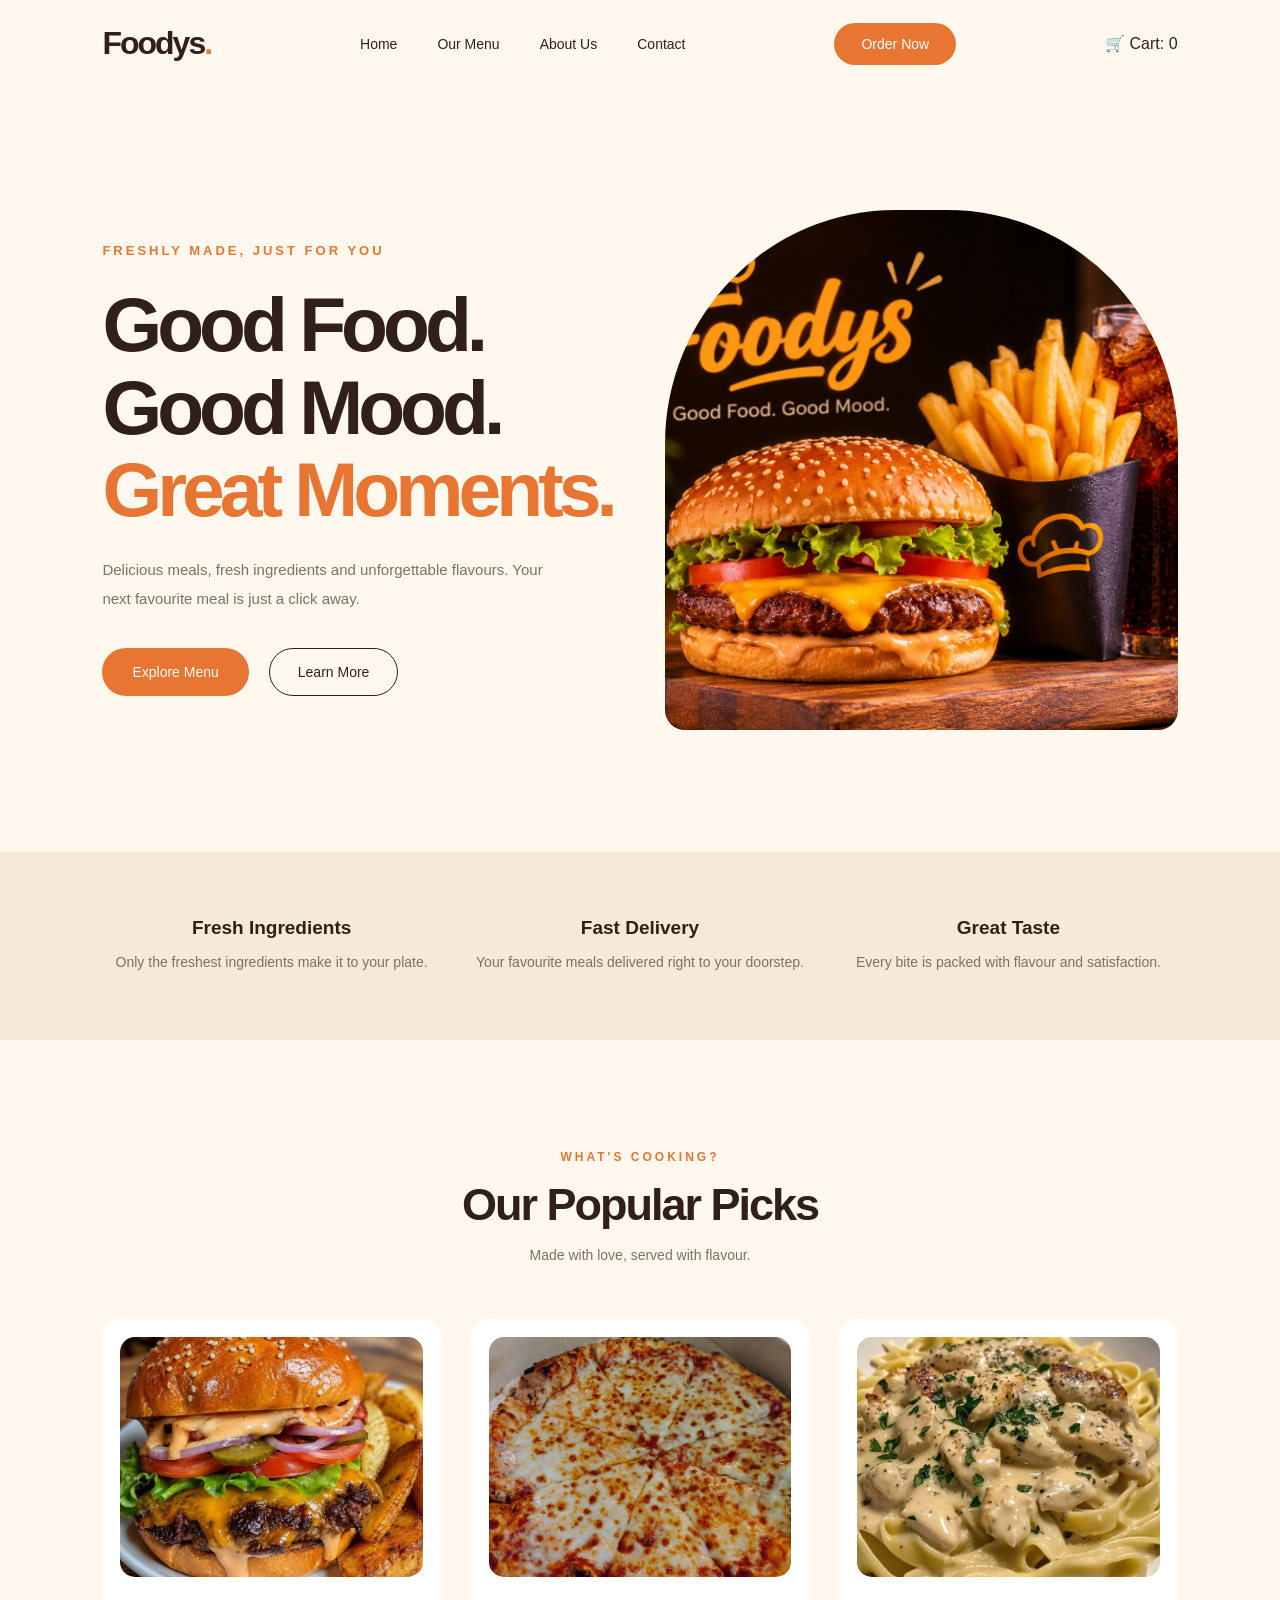
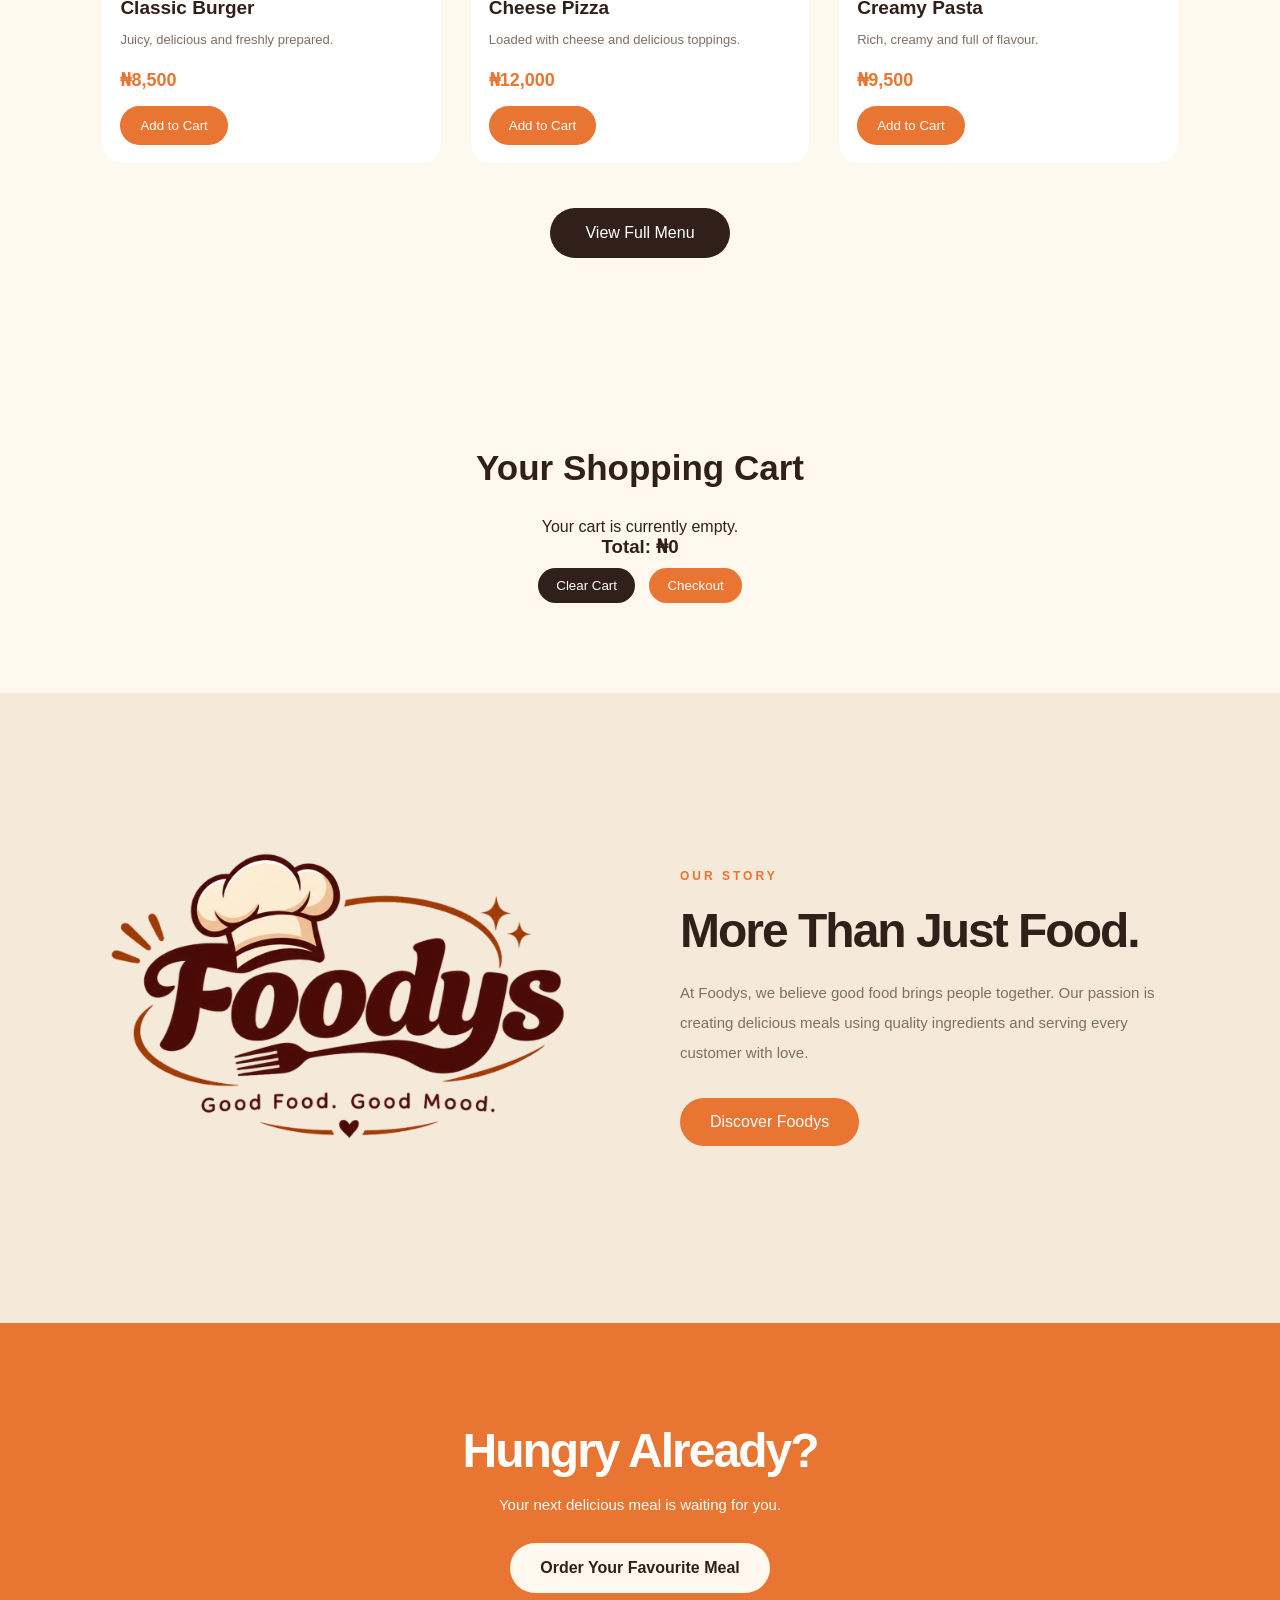
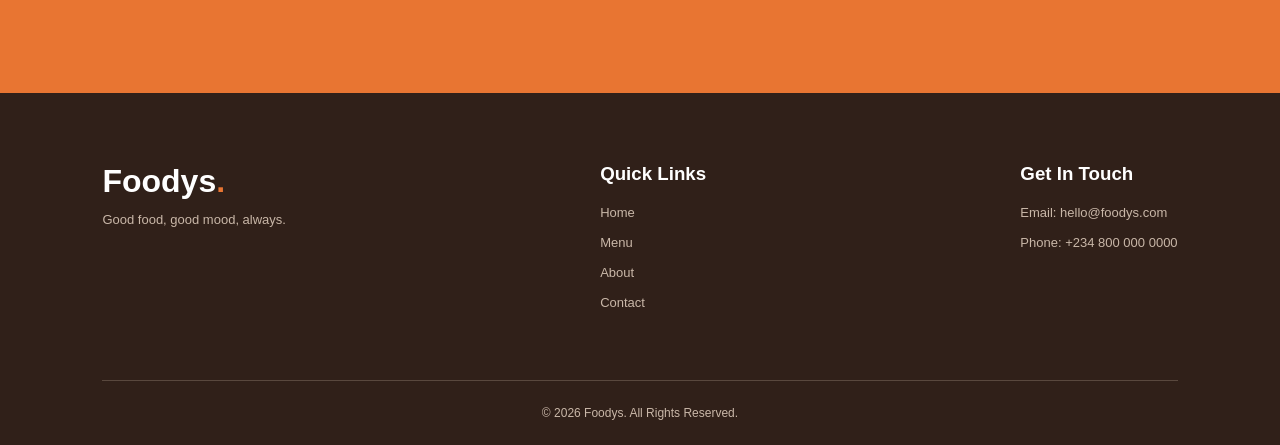
<file: index.html>
<!DOCTYPE html>
<html lang="en">
<head>
    <meta charset="UTF-8">
    <meta name="viewport" content="width=device-width, initial-scale=1.0">
    <link rel="stylesheet" href="design.css">
</head>
<body>
<!-- HEADER -->
<header>
    <nav class="navbar">

        <div class="logo">
            <h1>Foodys<span>.</span></h1>
        </div>

        <ul class="nav-links">
            <li><a href="index.html">Home</a></li>
            <li><a href="menu.html">Our Menu</a></li>
            <li><a href="about.html">About Us</a></li>
            <li><a href="contact.html">Contact</a></li>
        </ul>

        <div class="nav-button">
            <a href="#menu">Order Now</a>
        </div>

        <div class="cart">
    🛒 Cart: <span id="cartCount">0</span>
</div>
  
    </nav>
</header>


<!-- HERO SECTION -->
<section class="hero" id="home">

    <div class="hero-content">

        <p class="tagline">FRESHLY MADE, JUST FOR YOU</p>

        <h1>
            Good Food.
            <br>
            Good Mood.
            <br>
            <span>Great Moments.</span>
        </h1>

        <p class="hero-description">
            Delicious meals, fresh ingredients and unforgettable
            flavours. Your next favourite meal is just a click away.
        </p>

        <div class="hero-buttons">
            <a href="#menu" class="primary-button">Explore Menu</a>
            <a href="#about" class="secondary-button">Learn More</a>
        </div>

    </div>

    <div class="hero-image">
        <img src="food-image.png" alt="Delicious meal served by Foodys">
    </div>

</section>


<!-- FEATURES SECTION -->
<section class="features">

    <div class="feature">
        <h3>Fresh Ingredients</h3>
        <p>Only the freshest ingredients make it to your plate.</p>
    </div>

    <div class="feature">
        <h3>Fast Delivery</h3>
        <p>Your favourite meals delivered right to your doorstep.</p>
    </div>

    <div class="feature">
        <h3>Great Taste</h3>
        <p>Every bite is packed with flavour and satisfaction.</p>
    </div>

</section>


<!-- MENU SECTION -->
<section class="menu" id="menu">

    <div class="section-heading">
        <p>WHAT'S COOKING?</p>
        <h2>Our Popular Picks</h2>
        <span>Made with love, served with flavour.</span>
    </div>

    <div class="menu-container">

        <div class="menu-card">
            <img src="burger.jpg" alt="Classic burger">
            <h3>Classic Burger</h3>
            <p>Juicy, delicious and freshly prepared.</p>
            <h4>₦8,500</h4>
             <button class="add-cart"
        data-name="Classic Burger"
        data-price="8500">
        Add to Cart
    </button>
        </div>

        <div class="menu-card">
            <img src="pizza.jpg" alt="Cheese pizza">
            <h3>Cheese Pizza</h3>
            <p>Loaded with cheese and delicious toppings.</p>
            <h4>₦12,000</h4>
            <button class="add-cart"
        data-name="Cheese Pizza"
        data-price="12000">
        Add to Cart
    </button>

        </div>

        <div class="menu-card">
            <img src="pasta.jpg" alt="Creamy pasta">
            <h3>Creamy Pasta</h3>
            <p>Rich, creamy and full of flavour.</p>
            <h4>₦9,500</h4>
            <button class="add-cart"
        data-name="Creamy Pasta"
        data-price="9500">
        Add to Cart
    </button>
        </div>

    </div>

    <a href="menu.html" class="menu-button">View Full Menu</a>

</section>

<section class="shopping-cart" id="shoppingCart">

    <h2>Your Shopping Cart</h2>

    <div id="cartItems">
        <p>Your cart is currently empty.</p>
    </div>

    <h3>Total: ₦<span id="cartTotal">0</span></h3>

    <button id="clearCart">Clear Cart</button>

    <button id="checkout">Checkout</button>

</section>

<!-- ABOUT SECTION -->
<section class="about" id="about">

    <div class="about-image">
        <img src="restaurant.png" alt="Foodys restaurant">
    </div>

    <div class="about-content">

        <p>OUR STORY</p>

        <h2>More Than Just Food.</h2>

        <p>
            At Foodys, we believe good food brings people together.
            Our passion is creating delicious meals using quality
            ingredients and serving every customer with love.
        </p>

        <a href="about.html">Discover Foodys</a>

    </div>

</section>


<!-- CALL TO ACTION -->
<section class="cta">

    <h2>Hungry Already?</h2>

    <p>Your next delicious meal is waiting for you.</p>

    <a href="#menu">Order Your Favourite Meal</a>

</section>


<!-- FOOTER -->
<footer id="contact">

    <div class="footer-logo">
        <h2>Foodys<span>.</span></h2>
        <p>Good food, good mood, always.</p>
    </div>

    <div class="footer-links">
        <h3>Quick Links</h3>
        <a href="index.html">Home</a>
        <a href="menu.html">Menu</a>
        <a href="about.html">About</a>
        <a href="contact.html">Contact</a>
    </div>

    <div class="footer-contact">
        <h3>Get In Touch</h3>
        <p>Email: hello@foodys.com</p>
        <p>Phone: +234 800 000 0000</p>
    </div>

    <div class="copyright">
        <p>&copy; 2026 Foodys. All Rights Reserved.</p>
    </div>

</footer>
</body>
 <script src="script.js"></script>
</html>
</file>
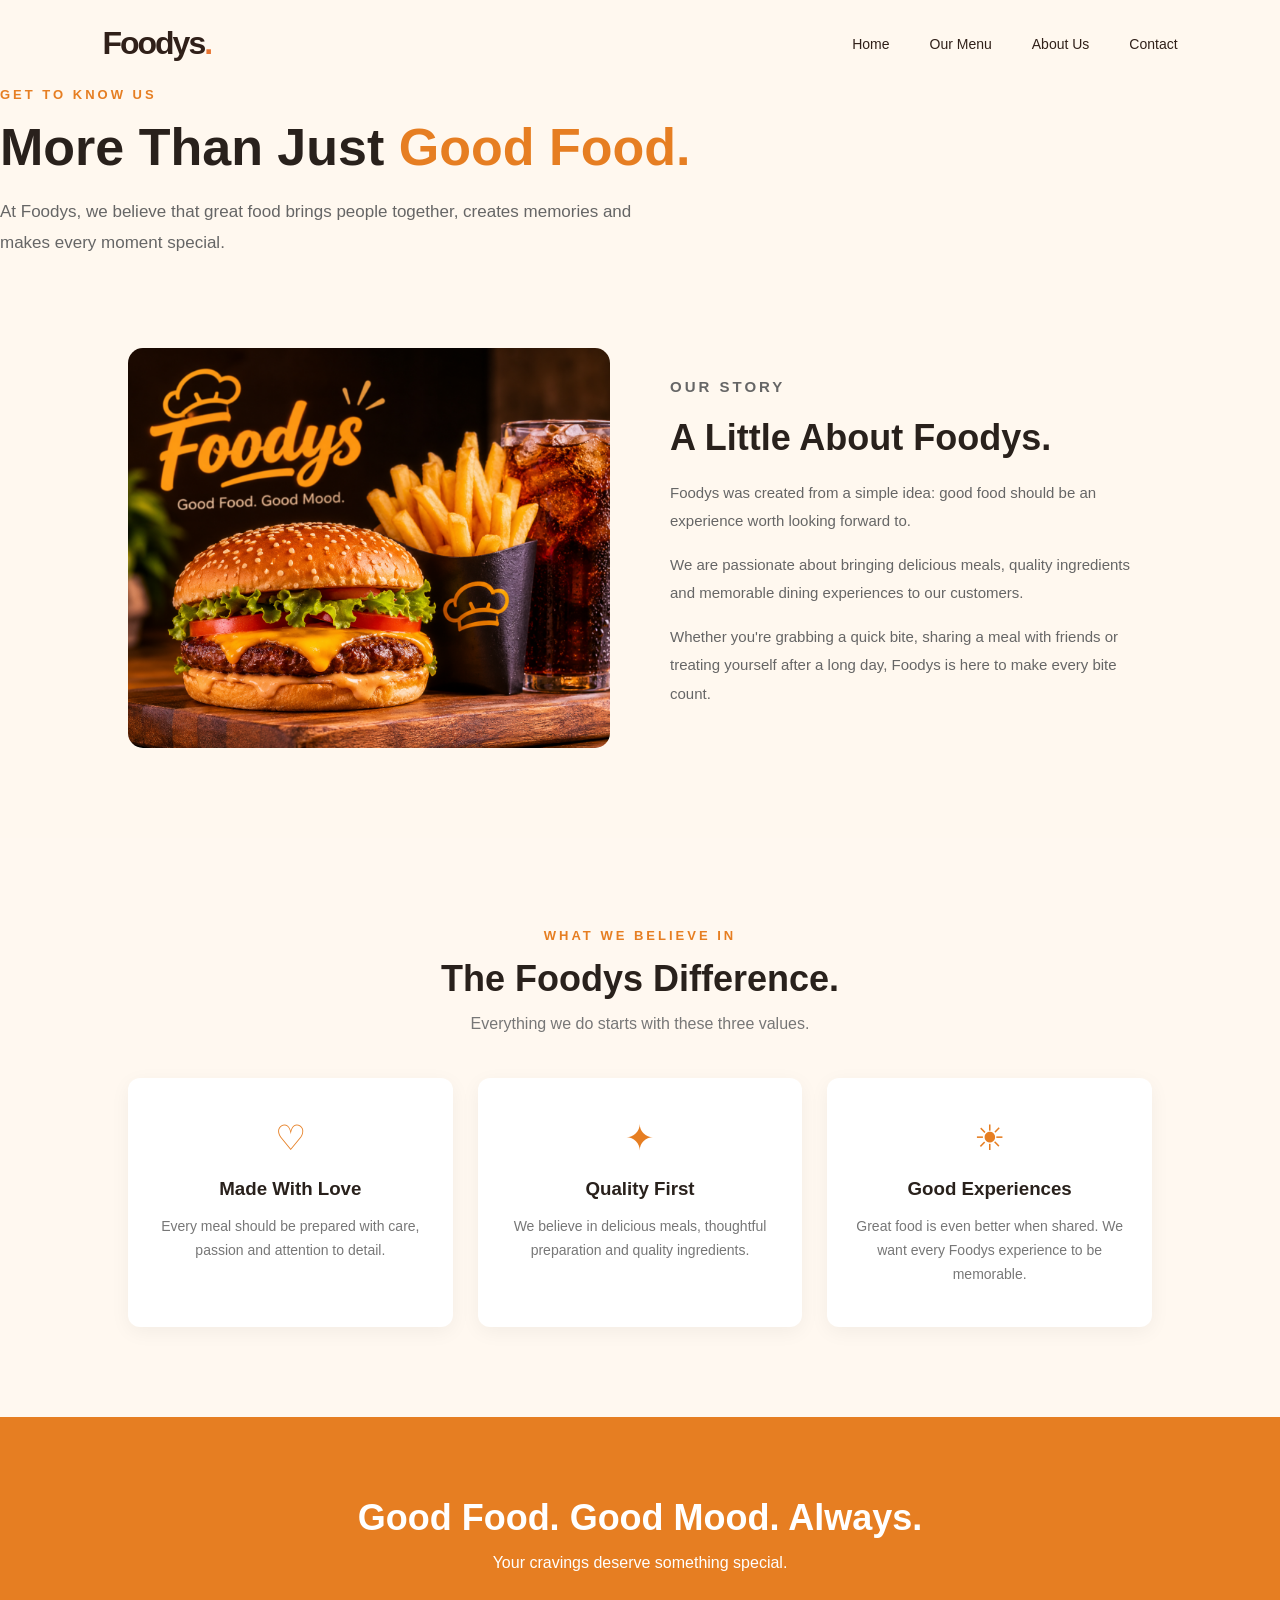
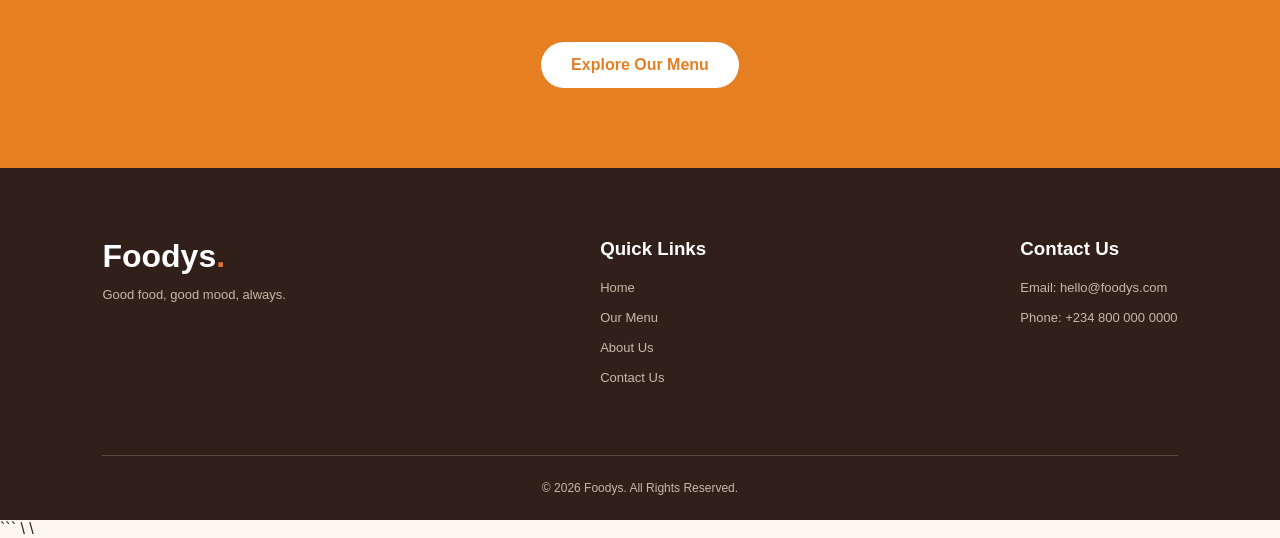
<file: about.html>
<!DOCTYPE html>

<html lang="en">

<head>


<meta charset="UTF-8">

<meta name="viewport" content="width=device-width, initial-scale=1.0">

<title>About Us | Foodys</title>

<link rel="stylesheet" href="design.css">


</head>

<body>

<!-- NAVIGATION -->

<header>

    <nav class="navbar">

        <div class="logo">
            <h1>Foodys<span>.</span></h1>
        </div>

        <ul class="nav-links">

            <li><a href="ABCOM101.html">Home</a></li>

            <li><a href="menu.html">Our Menu</a></li>

            <li><a href="about.html">About Us</a></li>

            <li><a href="contact.html">Contact</a></li>

        </ul>

        <button class="menu-toggle" id="menuToggle">☰</button>

    </nav>

</header>


<!-- ABOUT HERO -->

<section class="about-hero">

    <p class="about-tag">GET TO KNOW US</p>

    <h1>More Than Just <span>Good Food.</span></h1>

    <p>
        At Foodys, we believe that great food brings people
        together, creates memories and makes every moment special.
    </p>

</section>


<!-- OUR STORY -->

<section class="our-story">

    <div class="story-image">

        <img src="food-image.png" alt="Delicious food prepared by Foodys">

    </div>

    <div class="story-content">

        <p class="about-tag">OUR STORY</p>

        <h2>A Little About Foodys.</h2>

        <p>
            Foodys was created from a simple idea:
            good food should be an experience worth looking forward to.
        </p>

        <p>
            We are passionate about bringing delicious meals,
            quality ingredients and memorable dining experiences
            to our customers.
        </p>

        <p>
            Whether you're grabbing a quick bite, sharing a meal
            with friends or treating yourself after a long day,
            Foodys is here to make every bite count.
        </p>

    </div>

</section>


<!-- OUR VALUES -->

<section class="our-values">

    <div class="values-heading">

        <p class="about-tag">WHAT WE BELIEVE IN</p>

        <h2>The Foodys Difference.</h2>

        <p>Everything we do starts with these three values.</p>

    </div>


    <div class="values-container">

        <div class="value-card">

            <div class="value-icon">♡</div>

            <h3>Made With Love</h3>

            <p>
                Every meal should be prepared with care,
                passion and attention to detail.
            </p>

        </div>


        <div class="value-card">

            <div class="value-icon">✦</div>

            <h3>Quality First</h3>

            <p>
                We believe in delicious meals, thoughtful
                preparation and quality ingredients.
            </p>

        </div>


        <div class="value-card">

            <div class="value-icon">☀</div>

            <h3>Good Experiences</h3>

            <p>
                Great food is even better when shared.
                We want every Foodys experience to be memorable.
            </p>

        </div>

    </div>

</section>


<!-- BRAND MESSAGE -->

<section class="about-banner">

    <h2>Good Food. Good Mood. Always.</h2>

    <p>
        Your cravings deserve something special.
    </p>

    <a href="menu.html" class="menu-button">
        Explore Our Menu
    </a>

</section>


<!-- FOOTER -->

<footer>

    <div class="footer-logo">

        <h2>Foodys<span>.</span></h2>

        <p>Good food, good mood, always.</p>

    </div>

    <div class="footer-links">

        <h3>Quick Links</h3>

        <a href="ABCOM101.html">Home</a>

        <a href="menu.html">Our Menu</a>

        <a href="about.html">About Us</a>
        <a href="contact.html">Contact Us</a>

    </div>

    <div class="footer-contact">

        <h3>Contact Us</h3>

        <p>Email: hello@foodys.com</p>

        <p>Phone: +234 800 000 0000</p>

    </div>

    <div class="copyright">

        <p>&copy; 2026 Foodys. All Rights Reserved.</p>

    </div>

</footer>


<script src="script.js"></script>
```

\</body>

\</html>
</file>
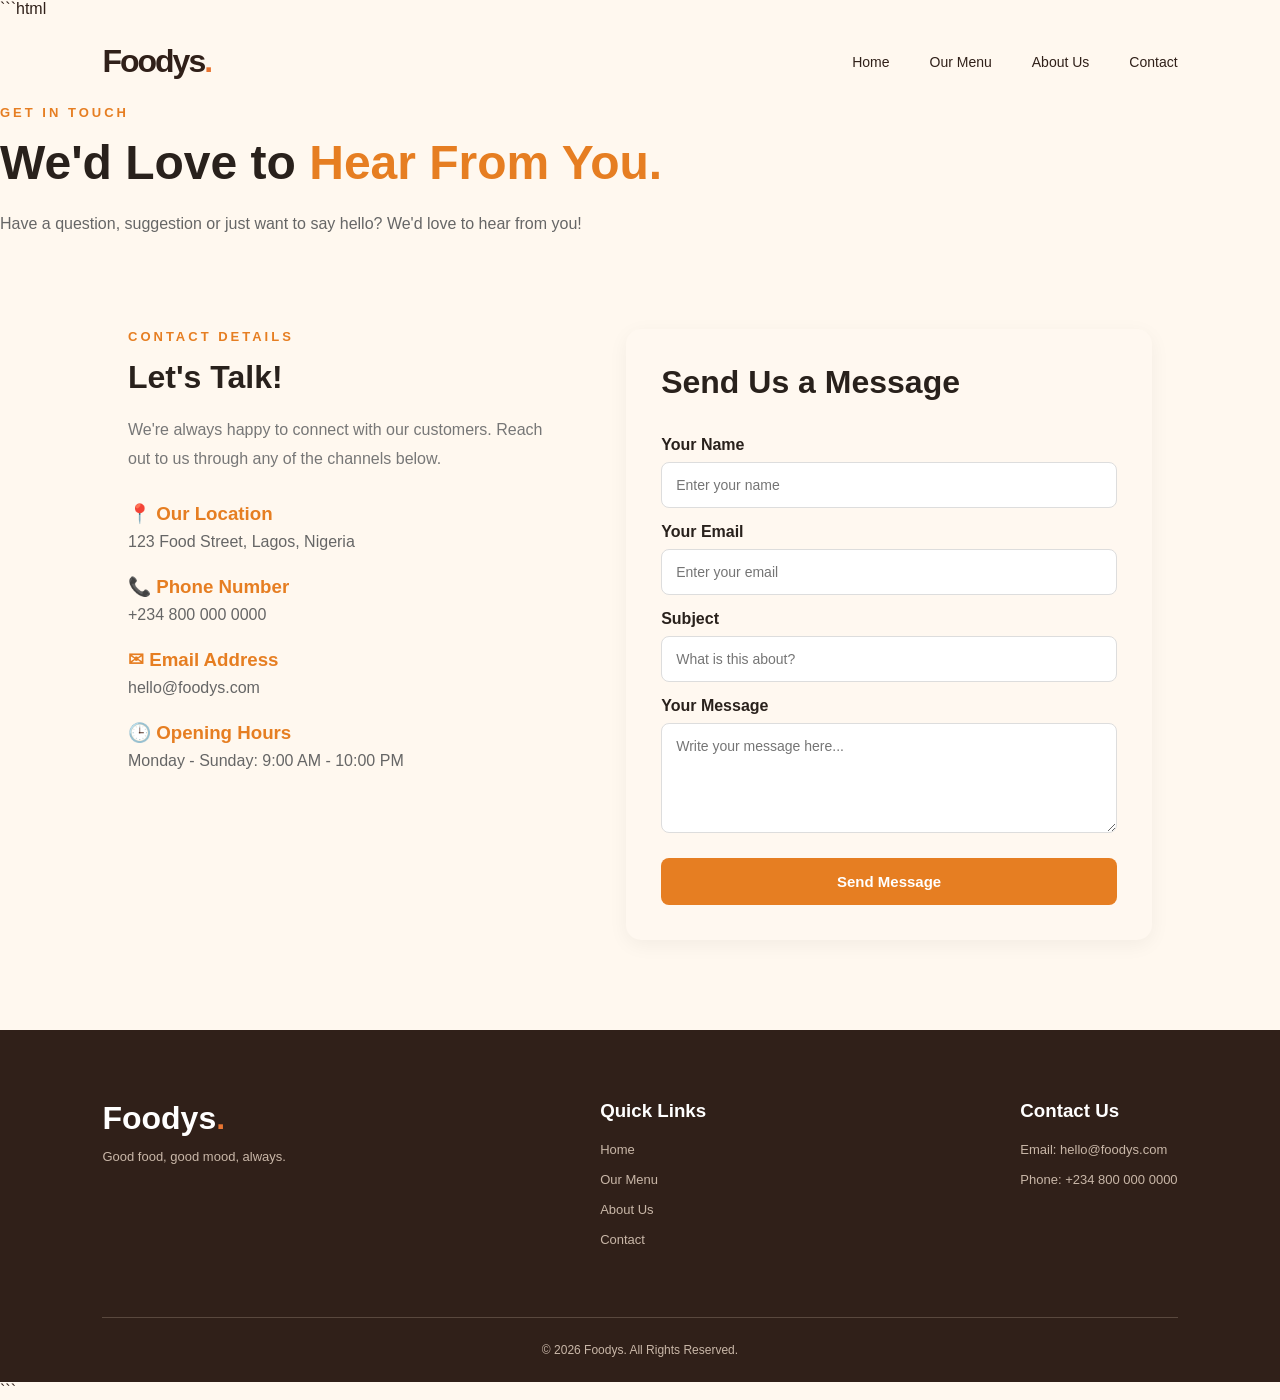
<file: contact.html>
```html
<!DOCTYPE html>
<html lang="en">

<head>
    <meta charset="UTF-8">
    <meta name="viewport" content="width=device-width, initial-scale=1.0">

    <title>Contact Us | Foodys</title>

    <link rel="stylesheet" href="design.css">
</head>

<body>

    <!-- NAVIGATION -->

    <header>
        <nav class="navbar">

            <div class="logo">
                <h1>Foodys<span>.</span></h1>
            </div>

            <ul class="nav-links">
                <li><a href="index.html">Home</a></li>
                <li><a href="menu.html">Our Menu</a></li>
                <li><a href="about.html">About Us</a></li>
                <li><a href="contact.html">Contact</a></li>
            </ul>

            <button class="menu-toggle" id="menuToggle">☰</button>

        </nav>
    </header>


    <!-- CONTACT HERO -->

    <section class="contact-hero">

        <p class="about-tag">GET IN TOUCH</p>

        <h1>We'd Love to <span>Hear From You.</span></h1>

        <p>
            Have a question, suggestion or just want to say hello?
            We'd love to hear from you!
        </p>

    </section>


    <!-- CONTACT SECTION -->

    <section class="contact-section">

        <div class="contact-info">

            <p class="about-tag">CONTACT DETAILS</p>

            <h2>Let's Talk!</h2>

            <p>
                We're always happy to connect with our customers.
                Reach out to us through any of the channels below.
            </p>

            <div class="contact-item">
                <h3>📍 Our Location</h3>
                <p>123 Food Street, Lagos, Nigeria</p>
            </div>

            <div class="contact-item">
                <h3>📞 Phone Number</h3>
                <p>+234 800 000 0000</p>
            </div>

            <div class="contact-item">
                <h3>✉ Email Address</h3>
                <p>hello@foodys.com</p>
            </div>

            <div class="contact-item">
                <h3>🕒 Opening Hours</h3>
                <p>Monday - Sunday: 9:00 AM - 10:00 PM</p>
            </div>

        </div>


        <!-- CONTACT FORM -->

        <div class="contact-form-container">

            <h2>Send Us a Message</h2>

            <form id="contactForm">

                <label for="name">Your Name</label>
                <input type="text" id="name" placeholder="Enter your name" required>

                <label for="email">Your Email</label>
                <input type="email" id="email" placeholder="Enter your email" required>

                <label for="subject">Subject</label>
                <input type="text" id="subject" placeholder="What is this about?" required>

                <label for="message">Your Message</label>
                <textarea id="message" rows="5" placeholder="Write your message here..." required></textarea>

                <button type="submit" class="contact-button">
                    Send Message
                </button>

            </form>

        </div>

    </section>


    <!-- FOOTER -->

    <footer>

        <div class="footer-logo">
            <h2>Foodys<span>.</span></h2>
            <p>Good food, good mood, always.</p>
        </div>

        <div class="footer-links">
            <h3>Quick Links</h3>

            <a href="index.html">Home</a>
            <a href="menu.html">Our Menu</a>
            <a href="about.html">About Us</a>
            <a href="contact.html">Contact</a>
        </div>

        <div class="footer-contact">
            <h3>Contact Us</h3>

            <p>Email: hello@foodys.com</p>
            <p>Phone: +234 800 000 0000</p>
        </div>

        <div class="copyright">
            <p>&copy; 2026 Foodys. All Rights Reserved.</p>
        </div>

    </footer>


    <script src="script.js"></script>

</body>
</html>
```
</file>
<file: design.css>
/* =========================
   GENERAL STYLING
========================= */

* {
    margin: 0;
    padding: 0;
    box-sizing: border-box;
    scroll-behavior: smooth;
}

body {
    font-family: 'Poppins', sans-serif;
    background-color: #FFF8EF;
    color: #302019;
}

a {
    text-decoration: none;
    color: inherit;
}

img {
    width: 100%;
    display: block;
}


/* =========================
   NAVIGATION BAR
========================= */

header {
    width: 100%;
    padding: 25px 8%;
}

.navbar {
    display: flex;
    align-items: center;
    justify-content: space-between;
}

.logo h1 {
    font-size: 32px;
    font-weight: 800;
    letter-spacing: -2px;
}

.logo span,
.footer-logo span {
    color: #E87532;
}

.nav-links {
    display: flex;
    gap: 40px;
    list-style: none;
}

.nav-links a {
    font-size: 14px;
    font-weight: 500;
    transition: 0.3s;
}

.nav-links a:hover {
    color: #E87532;
}

.nav-button a {
    background-color: #E87532;
    color: white;
    padding: 13px 27px;
    border-radius: 30px;
    font-size: 14px;
    transition: 0.3s;
}

.nav-button a:hover {
    background-color: #302019;
}


/* =========================
   HERO SECTION
========================= */

.hero {
    min-height: 85vh;
    padding: 70px 8%;
    display: flex;
    align-items: center;
    justify-content: space-between;
    gap: 50px;
}

.hero-content {
    flex: 1;
}

.tagline {
    color: #E87532;
    font-size: 13px;
    font-weight: 700;
    letter-spacing: 3px;
    margin-bottom: 25px;
}

.hero-content h1 {
    font-size: clamp(50px, 6vw, 85px);
    line-height: 1.08;
    letter-spacing: -5px;
    font-weight: 800;
}

.hero-content h1 span {
    color: #E87532;
}

.hero-description {
    max-width: 450px;
    margin: 25px 0 35px;
    color: #806F63;
    line-height: 1.9;
    font-size: 15px;
}

.hero-buttons {
    display: flex;
    align-items: center;
    gap: 20px;
}

.primary-button {
    background-color: #E87532;
    color: white;
    padding: 16px 30px;
    border-radius: 30px;
    font-size: 14px;
    transition: 0.3s;
}

.primary-button:hover {
    background-color: #302019;
}
/* SHOPPING CART */

.shopping-cart {
    padding: 80px 8%;
    text-align: center;
}

.shopping-cart h2 {
    font-size: 35px;
    margin-bottom: 30px;
}

.cart-item {
    background: white;
    padding: 25px;
    margin: 15px auto;
    border-radius: 15px;
    max-width: 500px;
}

.cart-item button,
#clearCart,
#checkout {
    padding: 10px 18px;
    margin: 10px 5px;
    border: none;
    border-radius: 20px;
    background: #E87532;
    color: white;
    cursor: pointer;
}

#clearCart {
    background: #302019;
}

#checkout {
    background: #E87532;
}

.menu-card button {
    margin-top: 15px;
    padding: 12px 20px;
    border: none;
    border-radius: 25px;
    background: #E87532;
    color: white;
    cursor: pointer;
}

/* MOBILE MENU BUTTON */

.menu-toggle {
    display: none;
    border: none;
    background: none;
    font-size: 25px;
    cursor: pointer;
}

@media (max-width: 600px) {

    .menu-toggle {
        display: block;
    }

    .nav-links.active {
        display: flex;
    }

}
.secondary-button {
    border: 1px solid #302019;
    padding: 15px 28px;
    border-radius: 30px;
    font-size: 14px;
    transition: 0.3s;
}

.secondary-button:hover {
    background-color: #302019;
    color: white;
}

.hero-image {
    flex: 1;
    max-width: 550px;
}

.hero-image img {
    height: 520px;
    object-fit: cover;
    border-radius: 45% 45% 20px 20px;
}


/* =========================
   FEATURES SECTION
========================= */

.features {
    display: flex;
    justify-content: space-between;
    gap: 30px;
    padding: 65px 8%;
    background-color: #F5E9D9;
}

.feature {
    flex: 1;
    text-align: center;
}

.feature h3 {
    font-size: 19px;
    margin-bottom: 12px;
}

.feature p {
    color: #806F63;
    font-size: 14px;
    line-height: 1.7;
}


/* =========================
   MENU SECTION
========================= */

.menu {
    padding: 110px 8%;
    text-align: center;
}

.section-heading p {
    color: #E87532;
    letter-spacing: 3px;
    font-weight: 700;
    font-size: 12px;
}

.section-heading h2 {
    font-size: 45px;
    margin: 15px 0;
    letter-spacing: -2px;
}

.section-heading span {
    color: #806F63;
    font-size: 14px;
}

.menu-container {
    display: flex;
    justify-content: center;
    gap: 30px;
    margin-top: 55px;
}

.menu-card {
    flex: 1;
    background-color: white;
    padding: 18px;
    border-radius: 20px;
    text-align: left;
    transition: 0.3s;
}

.menu-card:hover {
    transform: translateY(-10px);
}

.menu-card img {
    height: 240px;
    object-fit: cover;
    border-radius: 15px;
    margin-bottom: 20px;
}

.menu-card h3 {
    font-size: 19px;
    margin-bottom: 10px;
}

.menu-card p {
    font-size: 13px;
    color: #806F63;
    line-height: 1.7;
}

.menu-card h4 {
    color: #E87532;
    font-size: 18px;
    margin-top: 18px;
}

.menu-button {
    display: inline-block;
    margin-top: 45px;
    background-color: #302019;
    color: white;
    padding: 16px 35px;
    border-radius: 30px;
    transition: 0.3s;
}

.menu-button:hover {
    background-color: #E87532;
}


/* =========================
   ABOUT SECTION
========================= */

.about {
    display: flex;
    align-items: center;
    gap: 80px;
    padding: 90px 8%;
    background-color: #F5E9D9;
}

.about-image {
    flex: 1;
}

.about-image img {
    height: 450px;
    object-fit: cover;
    border-radius: 25px;
}

.about-content {
    flex: 1;
}

.about-content > p:first-child {
    color: #E87532;
    font-weight: 700;
    letter-spacing: 3px;
    font-size: 12px;
}

.about-content h2 {
    font-size: 48px;
    letter-spacing: -2px;
    margin: 20px 0;
}

.about-content > p:nth-of-type(2) {
    color: #806F63;
    font-size: 15px;
    line-height: 2;
    margin-bottom: 30px;
}

.about-content a {
    display: inline-block;
    background-color: #E87532;
    color: white;
    padding: 15px 30px;
    border-radius: 30px;
    transition: 0.3s;
}

.about-content a:hover {
    background-color: #302019;
}


/* =========================
   CALL TO ACTION
========================= */

.cta {
    text-align: center;
    padding: 100px 20px;
    background-color: #E87532;
    color: white;
}

.cta h2 {
    font-size: 48px;
    letter-spacing: -2px;
}

.cta p {
    margin: 18px 0 30px;
    font-size: 15px;
}

.cta a {
    display: inline-block;
    background-color: #FFF8EF;
    color: #302019;
    padding: 16px 30px;
    border-radius: 30px;
    font-weight: 600;
    transition: 0.3s;
}

.cta a:hover {
    background-color: #302019;
    color: white;
}


/* =========================
   FOOTER
========================= */

footer {
    background-color: #302019;
    color: white;
    padding: 70px 8% 25px;
    display: flex;
    justify-content: space-between;
    flex-wrap: wrap;
    gap: 40px;
}

.footer-logo h2 {
    font-size: 32px;
    margin-bottom: 12px;
}

.footer-logo p {
    color: #C9B7A8;
    font-size: 13px;
}

.footer-links,
.footer-contact {
    display: flex;
    flex-direction: column;
    gap: 15px;
}

.footer-links h3,
.footer-contact h3 {
    margin-bottom: 5px;
}

.footer-links a,
.footer-contact p {
    color: #C9B7A8;
    font-size: 13px;
}

.footer-links a:hover {
    color: #E87532;
}

.copyright {
    width: 100%;
    text-align: center;
    border-top: 1px solid #59483E;
    padding-top: 25px;
    margin-top: 30px;
    color: #C9B7A8;
    font-size: 12px;
}


/* =========================
   RESPONSIVE DESIGN
========================= */

@media (max-width: 900px) {

    .hero {
        flex-direction: column;
        text-align: center;
    }

    .hero-description {
        margin-left: auto;
        margin-right: auto;
    }

    .hero-buttons {
        justify-content: center;
    }

    .hero-image {
        width: 100%;
    }

    .menu-container {
        flex-wrap: wrap;
    }

    .menu-card {
        min-width: 250px;
    }

    .about {
        flex-direction: column;
        text-align: center;
    }

    .about-image {
        width: 100%;
    }
}

@media (max-width: 600px) {

    header {
        padding: 20px 5%;
    }

    .nav-links {
        display: none;
    }

    .hero {
        padding: 50px 5%;
    }

    .hero-content h1 {
        font-size: 48px;
        letter-spacing: -3px;
    }

    .hero-buttons {
        flex-direction: column;
    }

    .hero-image img {
        height: 350px;
    }

    .features {
        flex-direction: column;
        padding: 50px 8%;
    }

    .menu {
        padding: 75px 5%;
    }

    .section-heading h2 {
        font-size: 35px;
    }

    .about {
        padding: 65px 5%;
    }

    .about-content h2 {
        font-size: 38px;
    }

    .cta h2 {
        font-size: 36px;
    }

    footer {
        padding: 55px 8% 25px;
    }
}
/* =================================
   FULL MENU PAGE
================================= */

.menu-hero {
    text-align: center;
    padding: 100px 8%;
    background-color: #F5E9D9;
}

.menu-hero > p:first-child {
    color: #E87532;
    font-size: 12px;
    font-weight: 700;
    letter-spacing: 3px;
}

.menu-hero h1 {
    font-size: 65px;
    margin: 20px 0;
    letter-spacing: -3px;
}

.menu-hero h1 span {
    color: #E87532;
}

.menu-hero > p:last-child {
    color: #806F63;
    max-width: 500px;
    margin: auto;
    line-height: 1.8;
}


/* MENU CATEGORIES */

.full-menu {
    padding: 70px 8%;
}

.menu-category {
    margin-bottom: 90px;
}

.category-heading {
    margin-bottom: 35px;
}

.category-heading h2 {
    font-size: 32px;
    margin-bottom: 10px;
}

.category-heading p {
    color: #806F63;
    font-size: 14px;
}


/* MENU CARDS */

.menu-category .menu-container {
    display: grid;
    grid-template-columns: repeat(3, minmax(0, 1fr));
    gap: 30px;
    margin-top: 0;
}

.menu-category .menu-card {
    width: 100%;
    min-width: 0;
    transition: 0.3s ease;
}

.menu-category .menu-card:hover {
    transform: translateY(-8px);
}

.menu-category .menu-card img {
    height: 230px;
    object-fit: cover;
}

.menu-category .menu-card button {
    width: 100%;
}


/* RESPONSIVE MENU */

@media (max-width: 900px) {

    .menu-category .menu-container {
        grid-template-columns: repeat(2, minmax(0, 1fr));
    }

}

@media (max-width: 600px) {

    .menu-hero {
        padding: 70px 5%;
    }

    .menu-hero h1 {
        font-size: 42px;
    }

    .full-menu {
        padding: 50px 5%;
    }

    .menu-category .menu-container {
        grid-template-columns: 1fr;
    }

    .category-heading h2 {
        font-size: 26px;
    }

}
```css
/* ==========================
   ABOUT US PAGE
========================== */

.about-hero {
    min-height: 400px;
    background: #fff4e8;
    display: flex;
    flex-direction: column;
    justify-content: center;
    align-items: center;
    text-align: center;
    padding: 80px 10%;
}

.about-tag {
    color: #e67e22;
    font-size: 13px;
    font-weight: 700;
    letter-spacing: 3px;
    margin-bottom: 15px;
}

.about-hero h1 {
    font-size: 52px;
    color: #29211c;
    margin-bottom: 20px;
}

.about-hero h1 span {
    color: #e67e22;
}

.about-hero > p:last-child {
    max-width: 650px;
    color: #666;
    font-size: 17px;
    line-height: 1.8;
}


/* OUR STORY */

.our-story {
    display: flex;
    align-items: center;
    gap: 60px;
    padding: 90px 10%;
}

.story-image {
    flex: 1;
}

.story-image img {
    width: 100%;
    height: 400px;
    object-fit: cover;
    border-radius: 15px;
}

.story-content {
    flex: 1;
}

.story-content h2 {
    font-size: 36px;
    color: #29211c;
    margin-bottom: 20px;
}

.story-content p {
    color: #666;
    line-height: 1.9;
    margin-bottom: 15px;
    font-size: 15px;
}


/* OUR VALUES */

.our-values {
    background: #fff8f0;
    padding: 90px 10%;
    text-align: center;
}

.values-heading h2 {
    font-size: 36px;
    color: #29211c;
    margin-bottom: 15px;
}

.values-heading > p:last-child {
    color: #777;
    margin-bottom: 45px;
}

.values-container {
    display: grid;
    grid-template-columns: repeat(3, 1fr);
    gap: 25px;
}

.value-card {
    background: white;
    padding: 40px 25px;
    border-radius: 12px;
    box-shadow: 0 5px 20px rgba(0, 0, 0, 0.05);
    transition: 0.3s ease;
}

.value-card:hover {
    transform: translateY(-8px);
}

.value-icon {
    font-size: 35px;
    color: #e67e22;
    margin-bottom: 20px;
}

.value-card h3 {
    color: #29211c;
    margin-bottom: 15px;
}

.value-card p {
    color: #777;
    line-height: 1.7;
    font-size: 14px;
}


/* BRAND BANNER */

.about-banner {
    background: #e67e22;
    color: white;
    text-align: center;
    padding: 80px 20px;
}

.about-banner h2 {
    font-size: 36px;
    margin-bottom: 15px;
}

.about-banner p {
    margin-bottom: 25px;
    font-size: 16px;
}

.about-banner .menu-button {
    display: inline-block;
    background: white;
    color: #e67e22;
    padding: 14px 30px;
    border-radius: 30px;
    text-decoration: none;
    font-weight: 600;
    transition: 0.3s ease;
}

.about-banner .menu-button:hover {
    background: #29211c;
    color: white;
}


/* RESPONSIVE DESIGN */

@media (max-width: 768px) {

    .about-hero h1 {
        font-size: 36px;
    }

    .our-story {
        flex-direction: column;
        padding: 60px 7%;
        gap: 35px;
    }

    .story-image img {
        height: 280px;
    }

    .story-content h2 {
        font-size: 29px;
    }

    .values-container {
        grid-template-columns: 1fr;
    }

    .values-heading h2 {
        font-size: 29px;
    }

    .about-banner h2 {
        font-size: 28px;
    }
}

```css
/* ==========================
   CONTACT PAGE
========================== */

.contact-hero {
    min-height: 350px;
    background: #fff4e8;
    display: flex;
    flex-direction: column;
    justify-content: center;
    align-items: center;
    text-align: center;
    padding: 70px 10%;
}

.contact-hero h1 {
    font-size: 48px;
    color: #29211c;
    margin-bottom: 20px;
}

.contact-hero h1 span {
    color: #e67e22;
}

.contact-hero > p:last-child {
    max-width: 600px;
    color: #666;
    font-size: 16px;
    line-height: 1.8;
}

/* CONTACT SECTION */

.contact-section {
    display: grid;
    grid-template-columns: 1fr 1.2fr;
    gap: 60px;
    padding: 90px 10%;
}

.contact-info h2,
.contact-form-container h2 {
    font-size: 32px;
    color: #29211c;
    margin-bottom: 20px;
}

.contact-info > p:not(.about-tag) {
    color: #777;
    line-height: 1.8;
    margin-bottom: 30px;
}

.contact-item {
    margin-bottom: 25px;
}

.contact-item h3 {
    color: #e67e22;
    margin-bottom: 8px;
}

.contact-item p {
    color: #666;
}

/* CONTACT FORM */

.contact-form-container {
    background: #fff8f0;
    padding: 35px;
    border-radius: 15px;
    box-shadow: 0 5px 20px rgba(0, 0, 0, 0.05);
}

.contact-form-container form {
    display: flex;
    flex-direction: column;
}

.contact-form-container label {
    margin: 15px 0 8px;
    color: #29211c;
    font-weight: 600;
}

.contact-form-container input,
.contact-form-container textarea {
    padding: 14px;
    border: 1px solid #ddd;
    border-radius: 8px;
    outline: none;
    font-family: inherit;
    font-size: 14px;
    background: white;
}

.contact-form-container input:focus,
.contact-form-container textarea:focus {
    border-color: #e67e22;
}

.contact-form-container textarea {
    resize: vertical;
}

.contact-button {
    margin-top: 25px;
    padding: 15px;
    background: #e67e22;
    color: white;
    border: none;
    border-radius: 8px;
    font-size: 15px;
    font-weight: 600;
    cursor: pointer;
    transition: 0.3s ease;
}

.contact-button:hover {
    background: #29211c;
}

/* RESPONSIVE DESIGN */

@media (max-width: 768px) {

    .contact-hero h1 {
        font-size: 34px;
    }

    .contact-section {
        grid-template-columns: 1fr;
        padding: 60px 7%;
        gap: 40px;
    }

    .contact-form-container {
        padding: 25px;
    }

}
</file>
